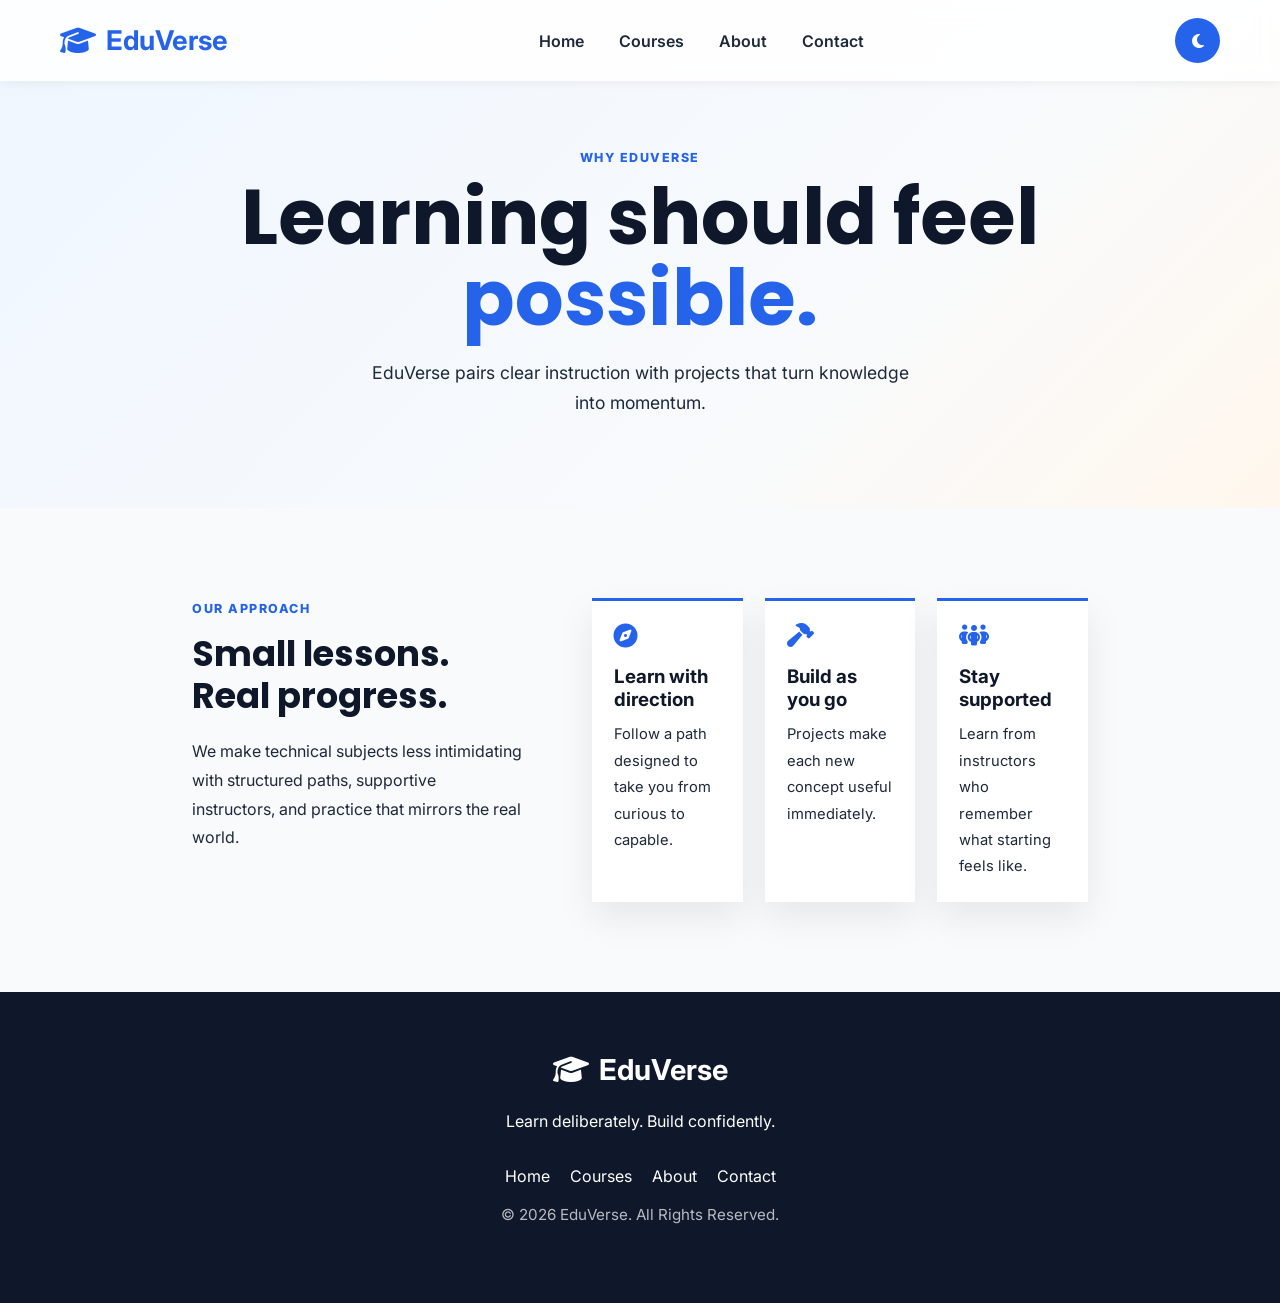
<file: about.html>
<!DOCTYPE html>
<html lang="en">
<head>
    <meta charset="UTF-8"><meta name="viewport" content="width=device-width, initial-scale=1.0">
    <title>About | EduVerse</title><link rel="stylesheet" href="style.css"><link rel="stylesheet" href="https://cdnjs.cloudflare.com/ajax/libs/font-awesome/6.5.2/css/all.min.css">
</head>
<body>
<header><nav class="navbar"><a class="logo" href="index.html"><i class="fa-solid fa-graduation-cap"></i><span>EduVerse</span></a><ul class="nav-links"><li><a href="index.html">Home</a></li><li><a href="courses.html">Courses</a></li><li><a class="active" href="about.html">About</a></li><li><a href="contact.html">Contact</a></li></ul><div class="nav-right"><button id="theme-btn" aria-label="Toggle theme"><i class="fa-solid fa-moon"></i></button><button class="menu-btn" aria-label="Open navigation"><i class="fa-solid fa-bars"></i></button></div></nav></header>
<main><section class="page-hero"><p class="eyebrow">WHY EDUVERSE</p><h1>Learning should feel <span>possible.</span></h1><p>EduVerse pairs clear instruction with projects that turn knowledge into momentum.</p></section><section class="content-section"><div class="content-grid"><div><p class="eyebrow">OUR APPROACH</p><h2>Small lessons. Real progress.</h2><p>We make technical subjects less intimidating with structured paths, supportive instructors, and practice that mirrors the real world.</p></div><div class="principles"><div><i class="fa-solid fa-compass"></i><h3>Learn with direction</h3><p>Follow a path designed to take you from curious to capable.</p></div><div><i class="fa-solid fa-hammer"></i><h3>Build as you go</h3><p>Projects make each new concept useful immediately.</p></div><div><i class="fa-solid fa-people-group"></i><h3>Stay supported</h3><p>Learn from instructors who remember what starting feels like.</p></div></div></div></section></main>
<footer><div class="footer-content"><div class="footer-logo"><i class="fa-solid fa-graduation-cap"></i><span>EduVerse</span></div><p>Learn deliberately. Build confidently.</p><div class="footer-links"><a href="index.html">Home</a><a href="courses.html">Courses</a><a href="about.html">About</a><a href="contact.html">Contact</a></div><p class="copyright">&copy; 2026 EduVerse. All Rights Reserved.</p></div></footer><script src="main.js"></script>
</body></html>
</file>
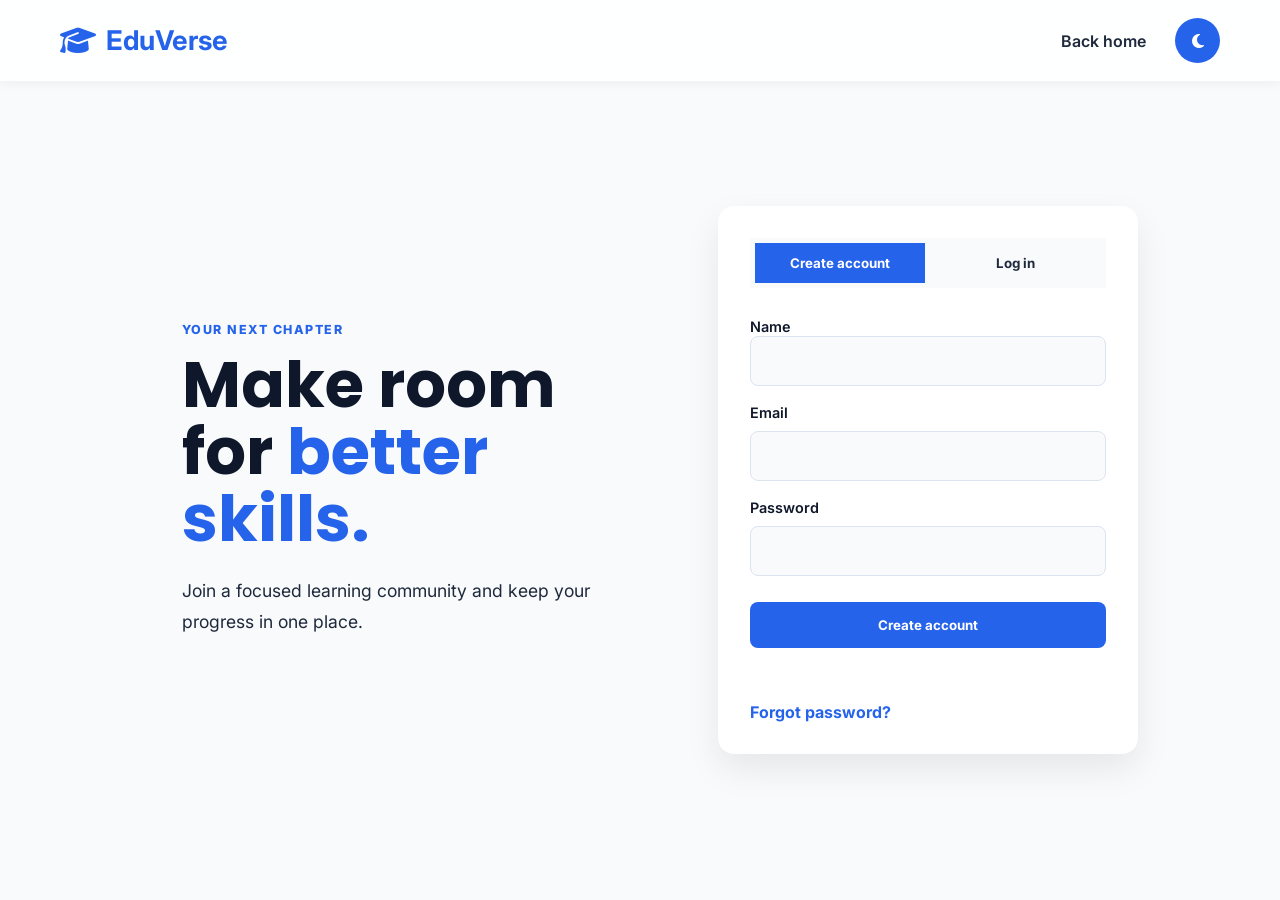
<file: auth.html>
<!DOCTYPE html>
<html lang="en">
<head>
    <meta charset="UTF-8">
    <meta name="viewport" content="width=device-width, initial-scale=1.0">
    <title>Join EduVerse</title>
    <link rel="stylesheet" href="style.css">
    <link rel="stylesheet" href="https://cdnjs.cloudflare.com/ajax/libs/font-awesome/6.5.2/css/all.min.css">
</head>
<body class="auth-page">
    <header><nav class="navbar">
        <a class="logo" href="index.html"><i class="fa-solid fa-graduation-cap"></i><span>EduVerse</span></a>
        <div class="nav-right"><a class="back-link" href="index.html">Back home</a><button id="theme-btn" aria-label="Toggle theme"><i class="fa-solid fa-moon"></i></button></div>
    </nav></header>
    <main class="auth-layout">
        <section class="auth-intro"><p class="eyebrow">YOUR NEXT CHAPTER</p><h1>Make room for <span>better skills.</span></h1><p>Join a focused learning community and keep your progress in one place.</p></section>
        <section class="auth-card" aria-label="Account access">
            <div class="auth-tabs"><button class="auth-tab active" data-mode="signup" type="button">Create account</button><button class="auth-tab" data-mode="login" type="button">Log in</button></div>
            <form id="authForm">
                <div id="nameField"><label for="authName">Name</label><input id="authName" name="name" type="text" autocomplete="name" required></div>
                <label for="authEmail">Email</label><input id="authEmail" name="email" type="email" autocomplete="email" required>
                <label for="authPassword">Password</label><input id="authPassword" name="password" type="password" minlength="8" autocomplete="new-password" required>
                <button class="auth-submit" type="submit">Create account</button>
                <p id="authMessage" class="auth-message" role="status"></p>
            </form>
            <a class="text-link auth-forgot" href="forgot-password.html">Forgot password?</a>
        </section>
    </main>
    <script src="main.js"></script>
</body>
</html>
</file>
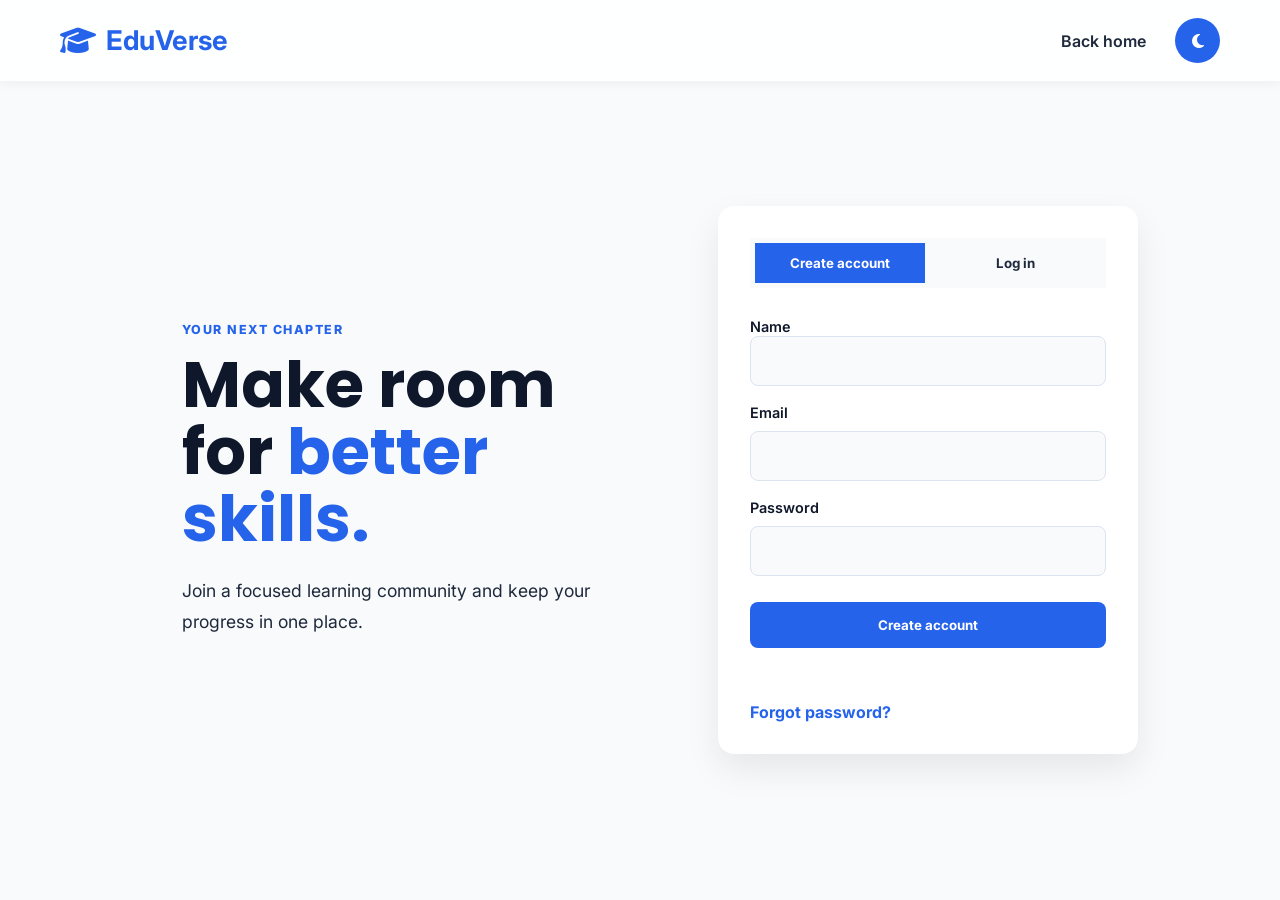
<file: certificates.html>
<!DOCTYPE html>
<html lang="en">
<head><meta charset="UTF-8"><meta name="viewport" content="width=device-width, initial-scale=1.0"><title>Certificates | EduVerse</title><link rel="stylesheet" href="style.css"><link rel="stylesheet" href="https://cdnjs.cloudflare.com/ajax/libs/font-awesome/6.5.2/css/all.min.css"></head>
<body><header><nav class="navbar"><a class="logo" href="index.html"><i class="fa-solid fa-graduation-cap"></i><span>EduVerse</span></a><div class="nav-right"><a class="back-link" href="dashboard.html">Dashboard</a><a class="back-link" href="courses.html">Find courses</a><button id="theme-btn" aria-label="Toggle theme"><i class="fa-solid fa-moon"></i></button></div></nav></header>
<main id="certificatesPage" class="certificates-page"><section class="page-hero certificate-hero"><p class="eyebrow">YOUR ACHIEVEMENTS</p><h1>Proof of your <span>progress.</span></h1><p>Completed learning paths and certificates earned by <strong id="certificateStudentName">you</strong>.</p></section><section class="certificate-library"><div id="certificateList"><p>Loading certificates...</p></div></section></main><footer><div class="footer-content"><div class="footer-logo"><i class="fa-solid fa-graduation-cap"></i><span>EduVerse</span></div><p>Learn deliberately. Build confidently.</p><p class="copyright">&copy; 2026 EduVerse. All Rights Reserved.</p></div></footer><script src="main.js"></script></body></html>
</file>
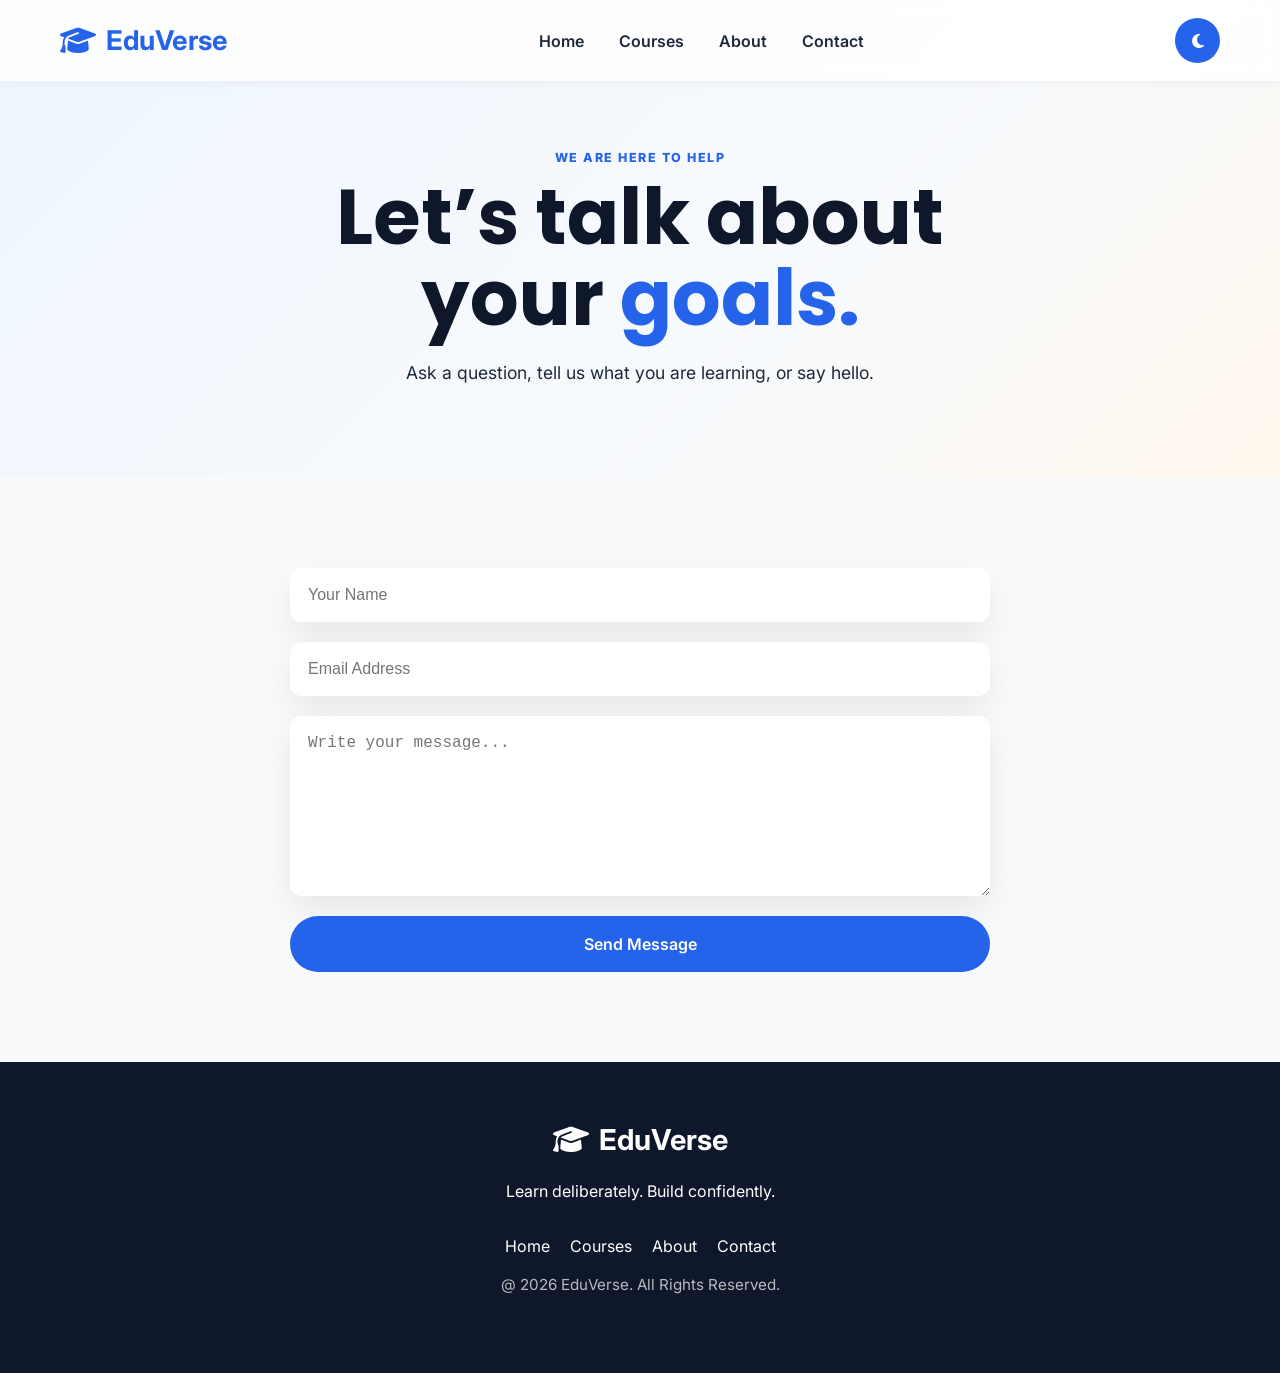
<file: contact.html>
<!DOCTYPE html>
<html lang="en">
<head><meta charset="UTF-8"><meta name="viewport" content="width=device-width, initial-scale=1.0"><title>Contact | EduVerse</title><link rel="stylesheet" href="style.css"><link rel="stylesheet" href="https://cdnjs.cloudflare.com/ajax/libs/font-awesome/6.5.2/css/all.min.css"></head>
<body><header><nav class="navbar"><a class="logo" href="index.html"><i class="fa-solid fa-graduation-cap"></i><span>EduVerse</span></a><ul class="nav-links"><li><a href="index.html">Home</a></li><li><a href="courses.html">Courses</a></li><li><a href="about.html">About</a></li><li><a class="active" href="contact.html">Contact</a></li></ul><div class="nav-right"><button id="theme-btn" aria-label="Toggle theme"><i class="fa-solid fa-moon"></i></button><button class="menu-btn" aria-label="Open navigation"><i class="fa-solid fa-bars"></i></button></div></nav></header>
<main><section class="page-hero"><p class="eyebrow">WE ARE HERE TO HELP</p><h1>Let’s talk about your <span>goals.</span></h1><p>Ask a question, tell us what you are learning, or say hello.</p></section><section class="contact content-section"><form id="contactForm"><input type="text" name="name" placeholder="Your Name" required><input type="email" name="email" placeholder="Email Address" required><textarea name="message" placeholder="Write your message..." required></textarea><button type="submit">Send Message</button></form></section></main><footer><div class="footer-content"><div class="footer-logo"><i class="fa-solid fa-graduation-cap"></i><span>EduVerse</span></div><p>Learn deliberately. Build confidently.</p><div class="footer-links"><a href="index.html">Home</a><a href="courses.html">Courses</a><a href="about.html">About</a><a href="contact.html">Contact</a></div><p class="copyright">@ 2026 EduVerse. All Rights Reserved.</p></div></footer><script src="main.js"></script></body></html>
</file>
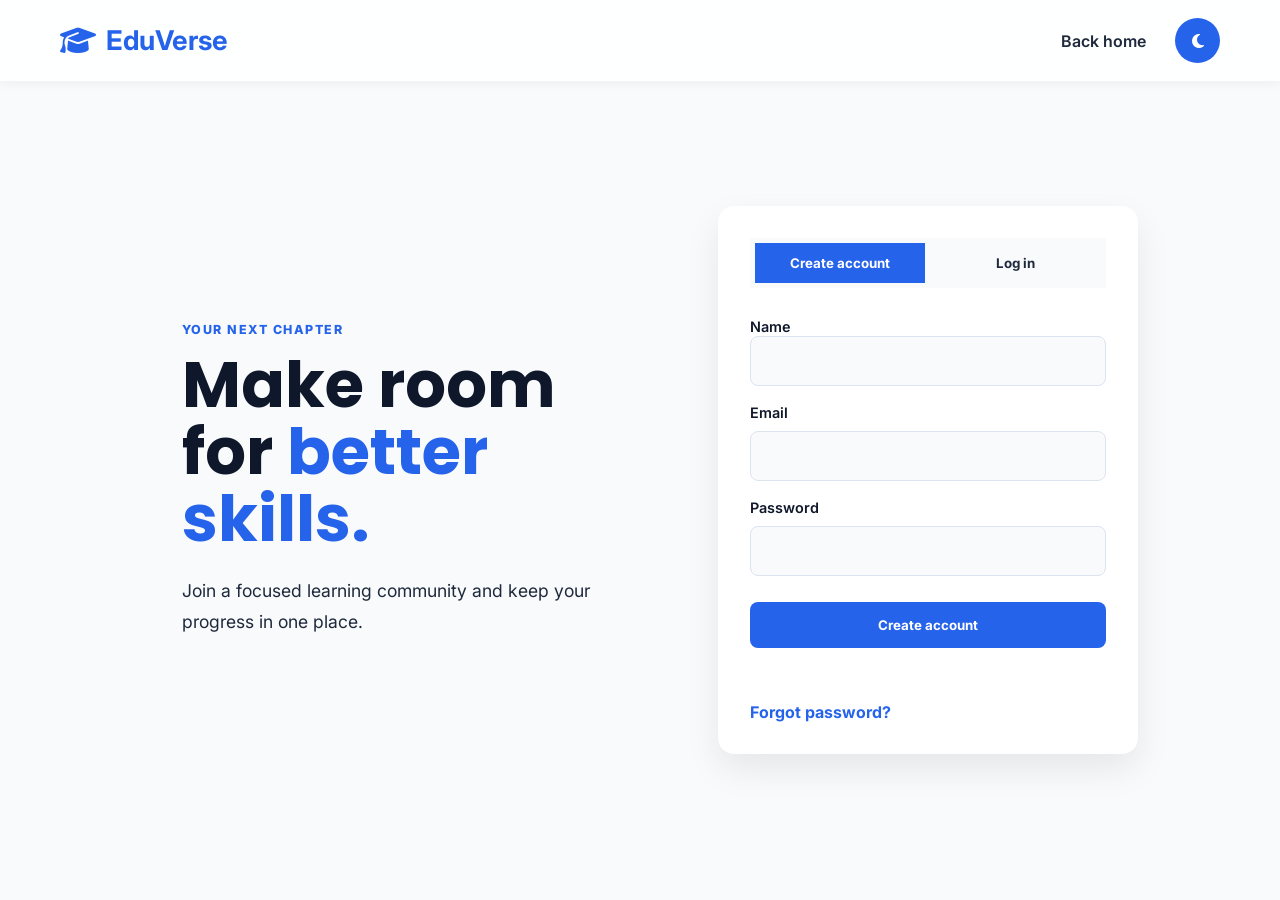
<file: dashboard.html>
<!DOCTYPE html>
<html lang="en">
<head>
    <meta charset="UTF-8">
    <meta name="viewport" content="width=device-width, initial-scale=1.0">
    <title>Dashboard | EduVerse</title>
    <link rel="stylesheet" href="style.css">
    <link rel="stylesheet" href="https://cdnjs.cloudflare.com/ajax/libs/font-awesome/6.5.2/css/all.min.css">
</head>
<body>
    <header><nav class="navbar">
        <a class="logo" href="index.html"><i class="fa-solid fa-graduation-cap"></i><span>EduVerse</span></a>
        <div class="nav-right"><a class="back-link" href="courses.html">Browse courses</a><a class="back-link" href="certificates.html">Certificates</a><button id="theme-btn" aria-label="Toggle theme"><i class="fa-solid fa-moon"></i></button><button class="menu-btn" aria-label="Open navigation"><i class="fa-solid fa-bars"></i></button></div>
    </nav></header>
    <main id="dashboard" class="dashboard-page">
        <section class="dashboard-welcome"><div><p class="eyebrow">STUDENT DASHBOARD</p><h1>Welcome back, <span id="studentName">student</span>.</h1><p>Pick up where you left off and keep building your skills.</p></div><button id="logoutButton" class="logout-button" type="button"><i class="fa-solid fa-arrow-right-from-bracket"></i> Log out</button></section>
        <section class="dashboard-summary"><div><i class="fa-solid fa-user"></i><p>Account</p><strong id="studentEmail">Loading...</strong></div><div><i class="fa-solid fa-book-open"></i><p>Learning library</p><strong>8 courses</strong></div><div><i class="fa-solid fa-chart-simple"></i><p>Progress</p><strong>Saved automatically</strong></div></section>
        <section class="dashboard-courses"><div class="dashboard-section-heading"><div><p class="eyebrow">YOUR LIBRARY</p><h2>Keep learning</h2></div><a class="text-link" href="courses.html">View all courses <i class="fa-solid fa-arrow-right"></i></a></div><div id="dashboardCourses" class="dashboard-course-grid"><p>Loading your courses...</p></div></section>
    </main>
    <footer><div class="footer-content"><div class="footer-logo"><i class="fa-solid fa-graduation-cap"></i><span>EduVerse</span></div><p>Learn deliberately. Build confidently.</p><p class="copyright">&copy; 2026 EduVerse. All Rights Reserved.</p></div></footer>
    <script src="main.js"></script>
</body>
</html>
</file>
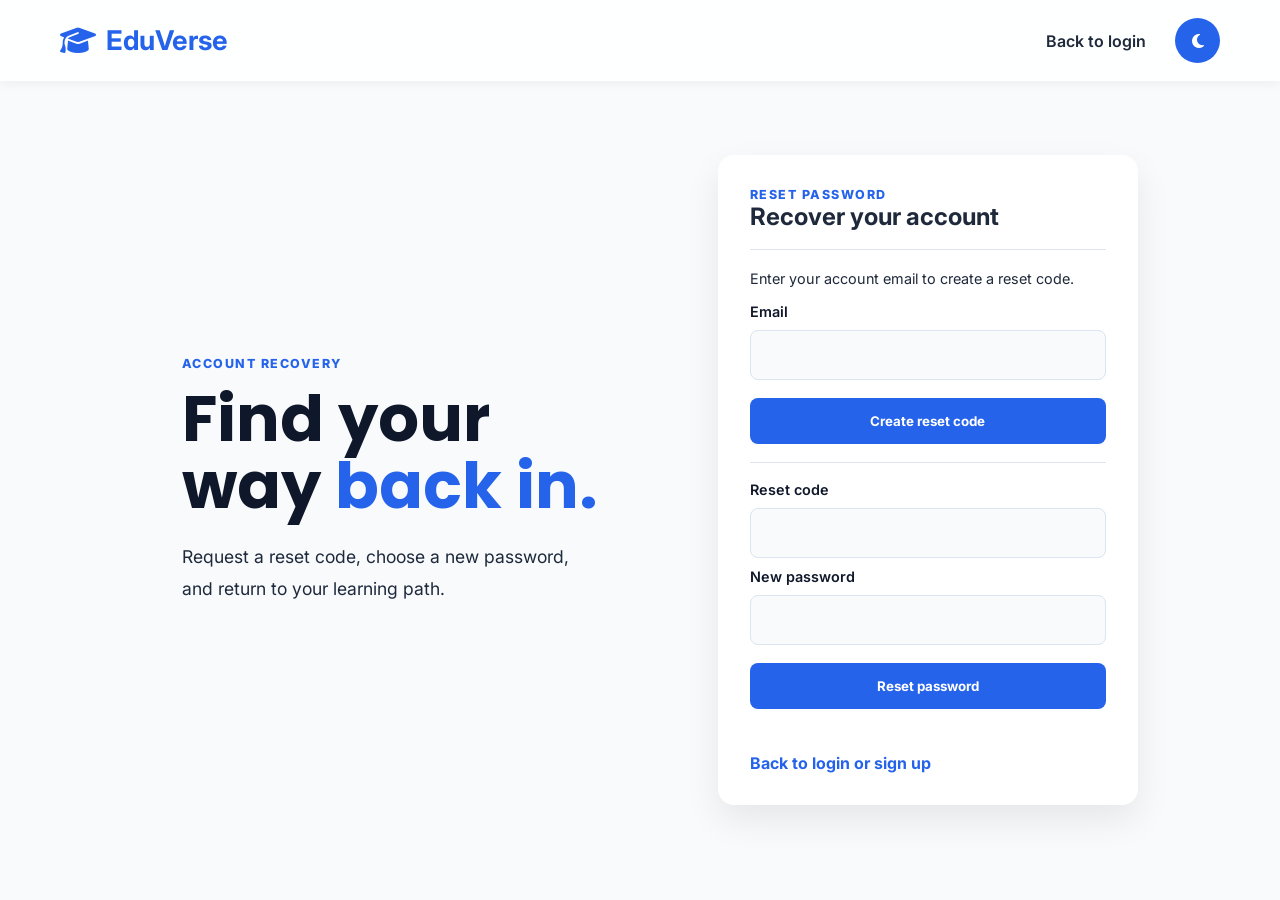
<file: forgot-password.html>
<!DOCTYPE html>
<html lang="en">
<head>
    <meta charset="UTF-8">
    <meta name="viewport" content="width=device-width, initial-scale=1.0">
    <title>Reset Password | EduVerse</title>
    <link rel="stylesheet" href="style.css">
    <link rel="stylesheet" href="https://cdnjs.cloudflare.com/ajax/libs/font-awesome/6.5.2/css/all.min.css">
</head>
<body class="auth-page">
    <header><nav class="navbar">
        <a class="logo" href="index.html"><i class="fa-solid fa-graduation-cap"></i><span>EduVerse</span></a>
        <div class="nav-right"><a class="back-link" href="auth.html">Back to login</a><button id="theme-btn" aria-label="Toggle theme"><i class="fa-solid fa-moon"></i></button></div>
    </nav></header>
    <main class="auth-layout">
        <section class="auth-intro"><p class="eyebrow">ACCOUNT RECOVERY</p><h1>Find your way <span>back in.</span></h1><p>Request a reset code, choose a new password, and return to your learning path.</p></section>
        <section class="auth-card" aria-label="Reset password">
            <p class="eyebrow">RESET PASSWORD</p>
            <h2>Recover your account</h2>
            <form id="forgotPasswordForm" class="reset-form">
                <p>Enter your account email to create a reset code.</p>
                <label for="resetEmail">Email</label><input id="resetEmail" name="email" type="email" autocomplete="email" required>
                <button class="auth-submit" type="submit">Create reset code</button>
            </form>
            <form id="resetPasswordForm" class="reset-form" hidden>
                <label for="resetToken">Reset code</label><input id="resetToken" name="token" type="text" inputmode="numeric" pattern="[0-9]{6}" minlength="6" maxlength="6" required>
                <label for="newPassword">New password</label><input id="newPassword" name="password" type="password" minlength="8" autocomplete="new-password" required>
                <button class="auth-submit" type="submit">Reset password</button>
            </form>
            <p id="resetMessage" class="auth-message" role="status"></p>
            <a class="text-link auth-forgot" href="auth.html">Back to login or sign up</a>
        </section>
    </main>
    <script src="main.js"></script>
</body>
</html>
</file>
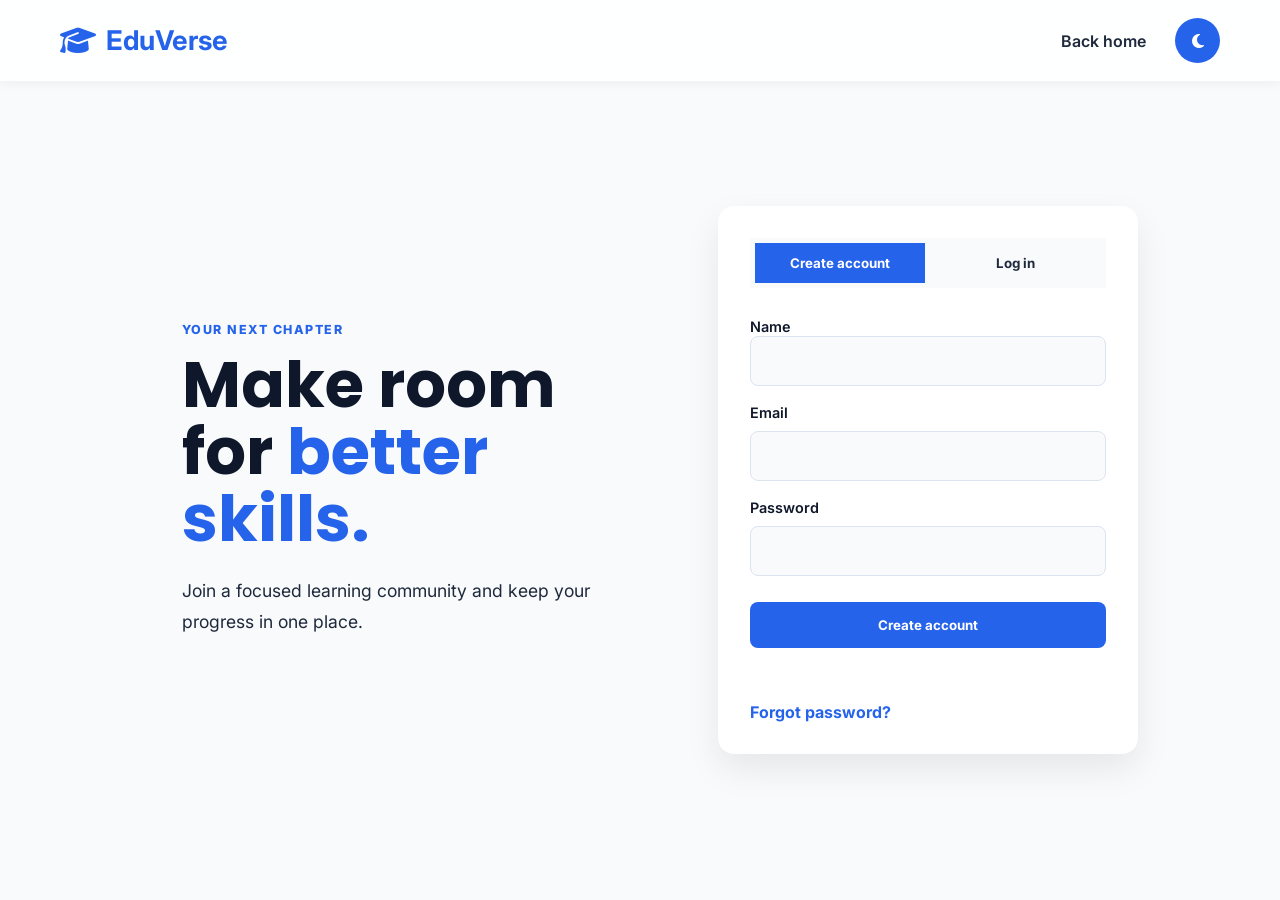
<file: learn.html>
<!DOCTYPE html>
<html lang="en">
<head>
    <meta charset="UTF-8"><meta name="viewport" content="width=device-width, initial-scale=1.0">
    <title>Learning | EduVerse</title><link rel="stylesheet" href="style.css"><link rel="stylesheet" href="https://cdnjs.cloudflare.com/ajax/libs/font-awesome/6.5.2/css/all.min.css">
</head>
<body><header><nav class="navbar"><a class="logo" href="index.html"><i class="fa-solid fa-graduation-cap"></i><span>EduVerse</span></a><div class="nav-right"><a class="back-link" href="dashboard.html">Dashboard</a><button id="theme-btn" aria-label="Toggle theme"><i class="fa-solid fa-moon"></i></button></div></nav></header>
<main id="learningPage" class="learning-page"><section class="learning-header"><div><p id="learningCategory" class="eyebrow">COURSE</p><h1 id="learningTitle">Loading course...</h1><p>Complete each lesson to finish this learning path.</p></div><strong id="learningCount">0 lessons complete</strong></section><section class="lesson-panel"><div class="dashboard-section-heading"><div><p class="eyebrow">COURSE CONTENT</p><h2>Your lessons</h2></div><i class="fa-solid fa-list-check lesson-icon"></i></div><ol id="learningLessons" class="learning-lessons"><li>Loading lessons...</li></ol></section><section id="certificatePanel" class="certificate-panel" hidden><p class="eyebrow">COURSE COMPLETE</p><i class="fa-solid fa-award"></i><h2>Certificate earned</h2><p>This certificate recognizes that</p><h3 id="certificateName">Student</h3><p>has successfully completed</p><h3 id="certificateCourse">Course</h3><button id="printCertificate" class="certificate-button" type="button"><i class="fa-solid fa-download"></i> Download certificate</button></section></main>
<footer><div class="footer-content"><div class="footer-logo"><i class="fa-solid fa-graduation-cap"></i><span>EduVerse</span></div><p>Learn deliberately. Build confidently.</p><p class="copyright">@ 2026 EduVerse. All Rights Reserved.</p></div></footer><script src="main.js"></script></body></html>
</file>
<file: style.css>
/* ===================================
   EduVerse Stylesheet
   Author: David
=================================== */

@import url("https://fonts.googleapis.com/css2?family=Inter:wght@300;400;500;600;700&family=Poppins:wght@500;600;700;800&display=swap");

/* Reset */

* {
    margin: 0;
    padding: 0;
    box-sizing: border-box;
}

html {
    scroll-behavior: smooth;
}

/* Theme Colours */

:root {
    --primary: #2563eb;
    --secondary: #0ea5e9;
    --accent: #facc15;

    --background: #f8fafc;
    --surface: #ffffff;

    --text: #1e293b;
    --heading: #0f172a;

    --shadow: 0 15px 35px rgba(0, 0, 0, 0.08);
    --transition: .3s ease;
}

/* Dark Mode */

body.dark {
    --background: #08111f;
    --surface: #111827;

    --text: #f3f4f6;
    --heading: #ffffff;

    --shadow: 0 15px 35px rgba(0, 0, 0, .45);
}

/* Base Styles */

body {
    font-family: "Inter", sans-serif;
    background: var(--background);
    color: var(--text);
    transition: var(--transition);
    overflow-x: hidden;
}

img {
    display: block;
    width: 100%;
}

a {
    text-decoration: none;
    color: inherit;
}

button {
    font-family: inherit;
    cursor: pointer;
}

/* Common Section Styling */

section {
    padding: 90px 8%;
}

.section-title {
    font-family: "Poppins", sans-serif;
    font-size: 2.7rem;
    text-align: center;
    color: var(--heading);
    margin-bottom: 60px;
}

.hidden { opacity: 0; transform: translateY(18px); }
.show { opacity: 1; transform: translateY(0); transition: opacity .6s ease, transform .6s ease; }

.page-hero {
    min-height: 52vh;
    display: grid;
    place-content: center;
    text-align: center;
    padding-top: 150px;
    background: linear-gradient(135deg, #eff6ff 0%, var(--background) 65%, #fff7ed 100%);
}

body.dark .page-hero { background: linear-gradient(135deg, #0b1c35 0%, var(--background) 65%, #271b12 100%); }
.page-hero h1 { max-width: 800px; margin: 12px auto 20px; font: 700 clamp(2.5rem, 6vw, 5rem)/1.05 "Poppins", sans-serif; color: var(--heading); }
.page-hero h1 span { color: var(--primary); }
.page-hero > p:last-child { max-width: 560px; margin: 0 auto; font-size: 1.1rem; line-height: 1.7; }
.eyebrow { color: var(--primary); font-size: .78rem; font-weight: 800; letter-spacing: .12em; }
.content-section { max-width: 1100px; margin: auto; }
.content-grid { display: grid; grid-template-columns: .8fr 1.2fr; gap: 70px; align-items: start; }
.content-grid h2 { margin: 12px 0 20px; font: 700 2.2rem/1.2 "Poppins", sans-serif; color: var(--heading); }
.content-grid p { line-height: 1.8; }
.principles { display: grid; grid-template-columns: repeat(3, 1fr); gap: 22px; }
.principles div { padding: 22px; border-top: 3px solid var(--primary); background: var(--surface); box-shadow: var(--shadow); }
.principles i { display: block; color: var(--primary); font-size: 1.5rem; margin-bottom: 18px; }
.principles h3 { color: var(--heading); margin-bottom: 10px; }
.principles p { font-size: .92rem; }

.auth-layout { min-height: 100vh; padding: 150px 8% 90px; display: grid; grid-template-columns: 1fr 420px; gap: 80px; align-items: center; max-width: 1200px; margin: auto; }
.auth-intro h1 { margin: 14px 0 22px; font: 700 clamp(2.7rem, 5vw, 4.8rem)/1.05 "Poppins", sans-serif; color: var(--heading); }
.auth-intro h1 span { color: var(--primary); }
.auth-intro > p:last-child { max-width: 500px; font-size: 1.1rem; line-height: 1.8; }
.back-link { font-weight: 600; margin-right: 14px; }
.auth-card { padding: 32px; background: var(--surface); box-shadow: var(--shadow); border-radius: 16px; }
.auth-tabs { display: grid; grid-template-columns: 1fr 1fr; gap: 6px; padding: 5px; margin-bottom: 28px; background: var(--background); }
.auth-tab { padding: 12px 8px; border: 0; background: transparent; color: var(--text); font-weight: 700; }
.auth-tab.active { background: var(--primary); color: #fff; }
#authForm { display: grid; gap: 10px; }
#authForm label { color: var(--heading); font-size: .9rem; font-weight: 600; }
#authForm input { width: 100%; padding: 14px; margin-bottom: 8px; border: 1px solid #dbe4f0; border-radius: 8px; background: var(--background); color: var(--text); font: inherit; }
.auth-submit { padding: 15px; margin-top: 8px; border: 0; border-radius: 8px; background: var(--primary); color: #fff; font-weight: 700; }
.auth-message { min-height: 24px; margin-top: 8px; font-size: .9rem; line-height: 1.5; }
.auth-message.success { color: #15803d; }
.auth-message.error { color: #b91c1c; }
.auth-forgot { display: block; margin: 12px auto 0; border: 0; background: transparent; cursor: pointer; }
.reset-form { display: grid; gap: 10px; margin-top: 18px; padding-top: 18px; border-top: 1px solid #dbe4f0; }
.reset-form p { margin: 0 0 4px; font-size: .9rem; line-height: 1.5; }
.reset-form label { color: var(--heading); font-size: .9rem; font-weight: 600; }
.reset-form input { width: 100%; padding: 14px; border: 1px solid #dbe4f0; border-radius: 8px; background: var(--background); color: var(--text); font: inherit; }

.dashboard-page { max-width: 1200px; margin: auto; padding-top: 150px; }
.dashboard-welcome { display: flex; justify-content: space-between; align-items: end; gap: 24px; padding-bottom: 55px; }
.dashboard-welcome h1 { margin: 12px 0 16px; font: 700 clamp(2.4rem, 5vw, 4.5rem)/1.05 "Poppins", sans-serif; color: var(--heading); }
.dashboard-welcome h1 span { color: var(--primary); }
.dashboard-welcome p:last-child { line-height: 1.7; }
.logout-button { border: 1px solid #dbe4f0; border-radius: 8px; padding: 12px 18px; background: var(--surface); color: var(--heading); font-weight: 700; white-space: nowrap; }
.dashboard-summary { display: grid; grid-template-columns: repeat(3, 1fr); gap: 18px; margin-bottom: 80px; }
.dashboard-summary > div { padding: 24px; background: var(--surface); box-shadow: var(--shadow); border-top: 3px solid var(--primary); }
.dashboard-summary i { color: var(--primary); font-size: 1.3rem; }
.dashboard-summary p { margin: 18px 0 6px; font-size: .85rem; color: var(--text); }
.dashboard-summary strong { color: var(--heading); overflow-wrap: anywhere; }
.dashboard-section-heading { display: flex; justify-content: space-between; align-items: end; gap: 20px; margin-bottom: 28px; }
.dashboard-section-heading h2 { margin-top: 10px; font: 700 2.3rem/1.2 "Poppins", sans-serif; color: var(--heading); }
.text-link { color: var(--primary); font-weight: 700; }
.dashboard-course-grid { display: grid; grid-template-columns: repeat(2, 1fr); gap: 24px; }
.dashboard-course { padding: 28px; background: var(--surface); box-shadow: var(--shadow); }
.course-heading { display: flex; justify-content: space-between; gap: 20px; align-items: start; }
.course-heading h3 { margin: 8px 0 16px; color: var(--heading); font-size: 1.35rem; }
.course-heading strong { color: var(--primary); font-size: 1.5rem; }
.dashboard-course > p { margin-bottom: 14px; font-size: .9rem; }
.dashboard-fill { background: var(--primary); }
.start-lesson { margin-top: 22px; padding: 12px 18px; border: 0; border-radius: 8px; background: var(--heading); color: var(--surface); font-weight: 700; }
.learning-page { max-width: 1000px; margin: auto; padding-top: 150px; }
.learning-header { display: flex; justify-content: space-between; align-items: end; gap: 24px; margin-bottom: 50px; }
.learning-header h1 { margin: 12px 0 16px; font: 700 clamp(2.4rem, 5vw, 4.5rem)/1.05 "Poppins", sans-serif; color: var(--heading); }
.learning-header strong { color: var(--primary); white-space: nowrap; }
.lesson-panel { padding: 32px; background: var(--surface); box-shadow: var(--shadow); }
.lesson-icon { color: var(--primary); font-size: 1.5rem; }
.learning-lessons { display: grid; gap: 12px; padding: 0; list-style: none; }
.learning-lesson { display: flex; align-items: center; gap: 16px; padding: 16px; background: var(--background); color: var(--heading); }
.learning-lesson.completed { color: #15803d; }
.lesson-complete { border: 0; background: transparent; color: var(--primary); font-size: 1.3rem; }
.certificate-panel { margin-top: 40px; padding: 50px 30px; border: 3px solid var(--accent); background: var(--surface); text-align: center; box-shadow: var(--shadow); }
.certificate-panel > i { margin: 18px 0; color: var(--accent); font-size: 3rem; }
.certificate-panel h2 { color: var(--heading); font: 700 2rem "Poppins", sans-serif; }
.certificate-panel h3 { margin: 12px 0; color: var(--primary); font-size: 1.5rem; }
.certificate-button { margin-top: 22px; padding: 13px 20px; border: 0; border-radius: 8px; background: var(--primary); color: #fff; font-weight: 700; }
@media print {
    header, footer, .learning-header, .lesson-panel, .certificate-button { display: none; }
    .certificate-panel { margin: 0; box-shadow: none; min-height: 90vh; display: grid; place-content: center; }
}

/* ===========================
   Navigation
=========================== */

header {
    position: fixed;
    top: 0;
    left: 0;
    width: 100%;
    z-index: 1000;

    background: rgba(255, 255, 255, .85);
    backdrop-filter: blur(10px);

    box-shadow: 0 2px 10px rgba(0, 0, 0, .05);
}

body.dark header {
    background: rgba(8, 17, 31, .85);
}

.navbar {
    max-width: 1200px;
    margin: auto;

    display: flex;
    justify-content: space-between;
    align-items: center;

    padding: 18px 20px;
}

.logo {
    display: flex;
    align-items: center;
    gap: 10px;

    font-size: 1.7rem;
    font-weight: 700;
    color: var(--primary);
}

.logo i {
    font-size: 1.8rem;
}

.nav-links {
    display: flex;
    align-items: center;
    gap: 35px;

    list-style: none;
}

.nav-links a {
    font-weight: 600;
    transition: var(--transition);
}

.nav-links a:hover,
.nav-links a.active {
    color: var(--primary);
}

.nav-right {
    display: flex;
    align-items: center;
    gap: 15px;
}

#theme-btn {
    width: 45px;
    height: 45px;

    border: none;
    border-radius: 50%;

    background: var(--primary);
    color: #fff;

    font-size: 1rem;

    transition: var(--transition);
}

#theme-btn:hover {
    transform: rotate(15deg);
}

.menu-btn {
    display: none;
    font-size: 1.5rem;
}

/* ===========================
   Hero
=========================== */

.hero {
    min-height: 100vh;

    display: flex;
    justify-content: space-between;
    align-items: center;
    gap: 60px;

    padding-top: 140px;
}

.hero-content {
    flex: 1;
}

.hero-content h1 {
    font-family: "Poppins", sans-serif;
    font-size: 4rem;
    line-height: 1.1;
    color: var(--heading);
}

.hero-content span {
    color: var(--primary);
}

.hero-content p {
    margin: 30px 0;
    max-width: 550px;

    font-size: 1.05rem;
    line-height: 1.8;

    color: #64748b;
}

.hero-buttons {
    display: flex;
    gap: 20px;
}

.btn {
    display: inline-flex;
    align-items: center;
    justify-content: center;

    padding: 15px 35px;

    border-radius: 50px;

    background: var(--primary);
    color: #fff;

    font-weight: 600;

    transition: var(--transition);
}

.btn:hover {
    transform: translateY(-4px);
    box-shadow: var(--shadow);
}

.btn-outline {
    background: transparent;
    color: var(--primary);
    border: 2px solid var(--primary);
}

.hero-image {
    flex: 1;
}

.hero-image img {
    border-radius: 20px;
    box-shadow: var(--shadow);
    animation: floatImage 5s ease-in-out infinite;
}

@keyframes floatImage {

    0% {
        transform: translateY(0);
    }

    50% {
        transform: translateY(-15px);
    }

    100% {
        transform: translateY(0);
    }

}

/* ===========================
   Search Section
=========================== */

.search-section {
    padding-top: 20px;
    padding-bottom: 40px;
}

.search-box {
    max-width: 700px;
    margin: 0 auto;
    position: relative;
}

.search-box input {
    width: 100%;
    padding: 18px 60px 18px 24px;

    border: none;
    outline: none;
    border-radius: 50px;

    background: var(--surface);
    color: var(--text);

    box-shadow: var(--shadow);

    font-size: 1rem;
}

.search-box input::placeholder {
    color: #94a3b8;
}

.search-box i {
    position: absolute;
    top: 50%;
    right: 24px;
    transform: translateY(-50%);

    color: var(--primary);
    font-size: 1.1rem;
}

.courses > .search-box {
    margin-bottom: 40px;
}

.marketplace-toolbar { display: flex; align-items: center; gap: 24px; margin-bottom: 40px; }
.marketplace-toolbar .search-box { flex: 1; margin: 0; }
.promo-timer { padding: 16px 20px; background: var(--heading); color: var(--surface); font-weight: 700; white-space: nowrap; }
.marketplace-card { text-align: left; }
.marketplace-card > i { display: block; }
.marketplace-card-top, .price-row { display: flex; justify-content: space-between; align-items: center; gap: 10px; }
.course-type, .discount-badge { padding: 5px 9px; font-size: .72rem; font-weight: 800; text-transform: uppercase; }
.course-type.free { background: #dcfce7; color: #166534; }
.course-type.paid { background: #dbeafe; color: #1d4ed8; }
.discount-badge { background: #fef3c7; color: #92400e; }
.price-row { justify-content: start; margin-bottom: 20px; }
.price-row strong { color: var(--heading); font-size: 1.5rem; }
.price-row del { color: #94a3b8; }
.marketplace-card .lesson-toggle { margin-left: 8px; background: transparent; color: var(--primary); border: 1px solid var(--primary); }
.marketplace-card .lesson-list { margin-top: 18px; }
.learning-lesson span { display: grid; gap: 4px; }
.learning-lesson small { color: var(--text); line-height: 1.5; }
.certificates-page { min-height: 100vh; }
.certificate-hero { min-height: 44vh; }
.certificate-library { max-width: 1000px; margin: auto; padding: 70px 8% 100px; }
.earned-certificate { display: flex; align-items: center; gap: 24px; padding: 26px; margin-bottom: 18px; background: var(--surface); border-left: 5px solid var(--accent); box-shadow: var(--shadow); }
.earned-certificate > i { color: var(--accent); font-size: 2.2rem; }
.earned-certificate h3 { margin: 6px 0; color: var(--heading); }
.earned-certificate > div { flex: 1; }
.earned-certificate .certificate-button { margin: 0; text-decoration: none; }
.empty-state { padding: 70px 25px; background: var(--surface); text-align: center; box-shadow: var(--shadow); }
.empty-state > i { color: var(--accent); font-size: 3rem; }
.empty-state h3 { margin: 18px 0 10px; color: var(--heading); }
.empty-state p { margin-bottom: 18px; line-height: 1.7; }
.checkout-modal { position: fixed; inset: 0; z-index: 20; display: grid; place-items: center; padding: 20px; background: rgb(15 23 42 / 65%); }
.checkout-modal[hidden] { display: none; }
.checkout-dialog { position: relative; width: min(100%, 520px); padding: 34px; background: var(--surface); box-shadow: 0 24px 80px rgb(15 23 42 / 25%); }
.checkout-dialog h2 { margin: 6px 0 22px; color: var(--heading); }
.checkout-close { position: absolute; top: 18px; right: 18px; border: 0; background: transparent; color: var(--text); font-size: 1.2rem; cursor: pointer; }
.checkout-total { display: flex; justify-content: space-between; margin-bottom: 22px; padding: 14px 16px; background: var(--background); color: var(--text); }
.checkout-total strong { color: var(--heading); font-size: 1.2rem; }
.checkout-dialog form { display: grid; gap: 8px; }
.checkout-dialog label { margin-top: 8px; color: var(--heading); font-weight: 700; }
.checkout-dialog input, .checkout-dialog select { width: 100%; padding: 12px 14px; border: 1px solid #cbd5e1; background: var(--background); color: var(--heading); font: inherit; }
.checkout-fields { display: grid; grid-template-columns: 1fr 1fr; gap: 14px; }
.checkout-fields > div { display: grid; gap: 8px; }
.checkout-message { min-height: 20px; color: #b91c1c; }
.checkout-submit { width: 100%; margin-top: 8px; border: 0; cursor: pointer; }

/* ===========================
   Courses
=========================== */

.course-container {
    display: grid;
    grid-template-columns: repeat(auto-fit, minmax(260px, 1fr));
    gap: 30px;
}

.course-card {
    background: var(--surface);
    padding: 35px 30px;
    border-radius: 20px;

    text-align: center;

    box-shadow: var(--shadow);
    transition: var(--transition);
}

.course-card:hover {
    transform: translateY(-10px);
}

.course-card i {
    font-size: 3.5rem;
    color: var(--primary);

    margin-bottom: 20px;
}

.course-card h3 {
    margin-bottom: 15px;
    color: var(--heading);
}

.course-card p {
    line-height: 1.7;
    color: #64748b;
    margin-bottom: 20px;
}

.course-card span {
    display: block;

    margin-bottom: 25px;

    color: var(--primary);
    font-weight: 600;
}

.course-card button {
    border: none;
    border-radius: 40px;

    padding: 14px 28px;

    background: var(--primary);
    color: white;

    transition: var(--transition);
}

.course-card button:hover {
    background: var(--secondary);
}

.lesson-toggle {
    min-width: 140px;
}

.lesson-list {
    display: none;
    margin: 24px 0 0;
    padding: 18px 20px 18px 38px;
    border-top: 1px solid #dbe4f0;
    text-align: left;
    color: var(--text);
    line-height: 1.8;
}

.lesson-list.open {
    display: block;
    animation: fadeUp .35s ease;
}

.lesson-list li::marker {
    color: var(--primary);
    font-weight: 700;
}
.lesson-list small { display: block; margin-top: 6px; color: var(--text); line-height: 1.6; }
.learning-lesson p { margin: 8px 0 0; color: var(--text); line-height: 1.65; }

/* ===========================
   Categories
=========================== */

.category-grid {
    display: grid;
    grid-template-columns: repeat(auto-fit, minmax(180px, 1fr));
    gap: 25px;
}

.category {
    color: inherit;
    display: block;
    text-decoration: none;
    background: var(--surface);

    padding: 35px 25px;

    border-radius: 18px;

    text-align: center;

    box-shadow: var(--shadow);

    transition: var(--transition);
}

.category:hover {
    background: var(--primary);
    color: #fff;

    transform: translateY(-8px);
}

.category i {
    display: block;

    font-size: 2.8rem;

    margin-bottom: 18px;
}

.category h3 {
    font-size: 1.05rem;
    font-weight: 600;
}

/* ===========================
   Statistics
=========================== */

.stats {
    display: grid;
    grid-template-columns: repeat(auto-fit, minmax(180px, 1fr));

    gap: 35px;

    background: linear-gradient(
        135deg,
        var(--primary),
        var(--secondary)
    );

    color: white;
    text-align: center;
}

.stat {
    padding: 20px;
}

.stat h2 {
    font-size: 3.3rem;
    font-weight: 700;
}

.stat p {
    margin-top: 10px;
    font-size: 1rem;
    opacity: .95;
}

/* ===========================
   Teachers
=========================== */

.teacher-container {
    display: grid;
    grid-template-columns: repeat(auto-fit, minmax(280px, 1fr));

    gap: 30px;
}

.teacher-card {
    background: var(--surface);

    padding: 35px;

    text-align: center;

    border-radius: 20px;

    box-shadow: var(--shadow);

    transition: var(--transition);
}

.teacher-card:hover {
    transform: translateY(-10px);
}

.teacher-card img {
    width: 140px;
    height: 140px;

    margin: 0 auto 20px;

    border-radius: 50%;
    object-fit: cover;

    border: 5px solid var(--primary);
}

.teacher-card h3 {
    margin-bottom: 10px;
    color: var(--heading);
}

.teacher-card p {
    color: #64748b;
    line-height: 1.6;
}

/* ===========================
   Learning Progress
=========================== */

.progress-box {
    max-width: 800px;
    margin: 0 auto;
}

.progress-item {
    margin-bottom: 30px;
}

.progress-item h4 {
    margin-bottom: 10px;
    color: var(--heading);
}

.bar {
    width: 100%;
    height: 14px;
    background: #dbe4f0;
    border-radius: 50px;
    overflow: hidden;
}

.fill {
    width: 0;
    height: 100%;
    border-radius: inherit;
    transition: width 2s ease;
}

.fill.html {
    background: #f97316;
}

.fill.css {
    background: #2563eb;
}

.fill.js {
    background: #facc15;
}

/* ===========================
   Testimonials
=========================== */

.testimonials {
    background: #eef5ff;
}

body.dark .testimonials {
    background: #0b1628;
}

.testimonial-slider {
    max-width: 750px;
    margin: 0 auto;
}

.testimonial {
    display: none;

    background: var(--surface);

    padding: 40px;

    border-radius: 20px;

    text-align: center;

    box-shadow: var(--shadow);
}

.testimonial.active {
    display: block;
    animation: fadeUp .8s ease;
}

.testimonial p {
    font-size: 1.1rem;
    line-height: 1.8;
}

.testimonial h4 {
    margin-top: 20px;
    color: var(--primary);
}

@keyframes fadeUp {

    from {
        opacity: 0;
        transform: translateY(25px);
    }

    to {
        opacity: 1;
        transform: translateY(0);
    }

}

/* ===========================
   FAQ
=========================== */

.faq {
    max-width: 900px;
    margin: 0 auto;
}

.faq-item {
    margin-bottom: 20px;

    background: var(--surface);

    border-radius: 16px;

    box-shadow: var(--shadow);

    overflow: hidden;
}

.faq-question {
    width: 100%;

    display: flex;
    justify-content: space-between;
    align-items: center;

    padding: 22px;

    border: none;

    background: transparent;

    color: var(--heading);

    font-size: 1rem;
    font-weight: 600;
}

.faq-question i {
    transition: transform .3s ease;
}

.faq-answer {
    max-height: 0;
    overflow: hidden;

    transition: max-height .4s ease;
}

.faq-answer p {
    padding: 0 22px 22px;
    line-height: 1.8;
    color: #64748b;
}

.faq-item.active .faq-answer {
    max-height: 180px;
}

.faq-item.active .faq-question i {
    transform: rotate(45deg);
}

/* ===========================
   Contact
=========================== */

.contact-text {
    max-width: 700px;
    margin: -20px auto 40px;

    text-align: center;
    line-height: 1.8;
    color: #64748b;
}

.contact form {
    max-width: 700px;
    margin: 0 auto;

    display: flex;
    flex-direction: column;
    gap: 20px;
}

.contact input,
.contact textarea {
    padding: 18px;

    border: none;
    outline: none;

    border-radius: 12px;

    background: var(--surface);
    color: var(--text);

    box-shadow: var(--shadow);

    font-size: 1rem;
}

.contact textarea {
    resize: vertical;
    min-height: 180px;
}

.contact button {
    padding: 18px;

    border: none;
    border-radius: 50px;

    background: var(--primary);
    color: white;

    font-size: 1rem;
    font-weight: 600;

    transition: var(--transition);
}

.contact button:hover {
    background: var(--secondary);
    transform: translateY(-3px);
}

/* ===========================
   Footer
=========================== */

footer {
    background: var(--heading);
    color: white;

    text-align: center;

    padding: 60px 20px;
}

body.dark footer {
    background: #020617;
}

.footer-logo {
    display: flex;
    justify-content: center;
    align-items: center;
    gap: 10px;

    font-size: 1.8rem;
    font-weight: 700;

    margin-bottom: 20px;
}

.footer-content p {
    max-width: 600px;
    margin: 15px auto;

    line-height: 1.8;
}

.footer-links,
.social-icons {
    display: flex;
    justify-content: center;
    flex-wrap: wrap;
    gap: 20px;

    margin-top: 30px;
}

.footer-links a,
.social-icons a {
    transition: var(--transition);
}

.footer-links a:hover,
.social-icons a:hover {
    color: var(--accent);
}

.copyright {
    margin-top: 40px;
    opacity: .7;
    font-size: .95rem;
}

/* ===========================
   Back To Top Button
=========================== */

#topBtn {
    position: fixed;

    right: 25px;
    bottom: 25px;

    width: 55px;
    height: 55px;

    border: none;
    border-radius: 50%;

    background: var(--primary);
    color: white;

    display: none;

    box-shadow: var(--shadow);

    transition: var(--transition);

    z-index: 999;
}

#topBtn:hover {
    transform: translateY(-5px);
}

/* Ripple Effect */

button,
.btn {
    position: relative;
    overflow: hidden;
}

.ripple {
    position: absolute;

    border-radius: 50%;

    transform: scale(0);

    background: rgba(255,255,255,.5);

    animation: ripple .6s linear;
}

@keyframes ripple {

    to {
        transform: scale(4);
        opacity: 0;
    }

}

/* ===========================
   Responsive Design
=========================== */

@media (max-width: 992px) {

    .hero {
        flex-direction: column;
        text-align: center;
    }

    .hero-buttons {
        justify-content: center;
    }

    .hero-content p {
        margin-left: auto;
        margin-right: auto;
    }

}

@media (max-width: 768px) {

    .nav-links {
        position: absolute;
        top: 80px;
        left: 0;

        width: 100%;

        display: none;
        flex-direction: column;

        padding: 30px;

        background: var(--surface);
    }

    .nav-links.active {
        display: flex;
    }

    .menu-btn {
        display: block;
        border: 0;
        background: transparent;
        color: var(--heading);
    }

    .content-grid,
    .principles {
        grid-template-columns: 1fr;
        gap: 28px;
    }

    .page-hero {
        min-height: 58vh;
        padding-left: 8%;
        padding-right: 8%;
    }

    .auth-layout { grid-template-columns: 1fr; gap: 36px; padding-top: 130px; }
    .auth-intro { text-align: center; }
    .auth-intro > p:last-child { margin: auto; }

    .dashboard-page { padding-top: 125px; }
    .dashboard-welcome, .dashboard-section-heading { align-items: start; flex-direction: column; }
    .dashboard-summary, .dashboard-course-grid { grid-template-columns: 1fr; }
    .learning-page { padding-top: 125px; }
    .learning-header { align-items: start; flex-direction: column; }
    .marketplace-toolbar { align-items: stretch; flex-direction: column; }
    .promo-timer { text-align: center; white-space: normal; }
    .earned-certificate { align-items: start; flex-wrap: wrap; }
    .earned-certificate > div { min-width: 200px; }

    .hero-content h1 {
        font-size: 2.8rem;
    }

    .section-title {
        font-size: 2rem;
    }

}

@media (max-width: 576px) {

    .hero {
        padding-top: 140px;
    }

    .hero-content h1 {
        font-size: 2.2rem;
    }

    .hero-buttons {
        flex-direction: column;
    }

    .stats {
        grid-template-columns: 1fr;
    }

}
</file>
